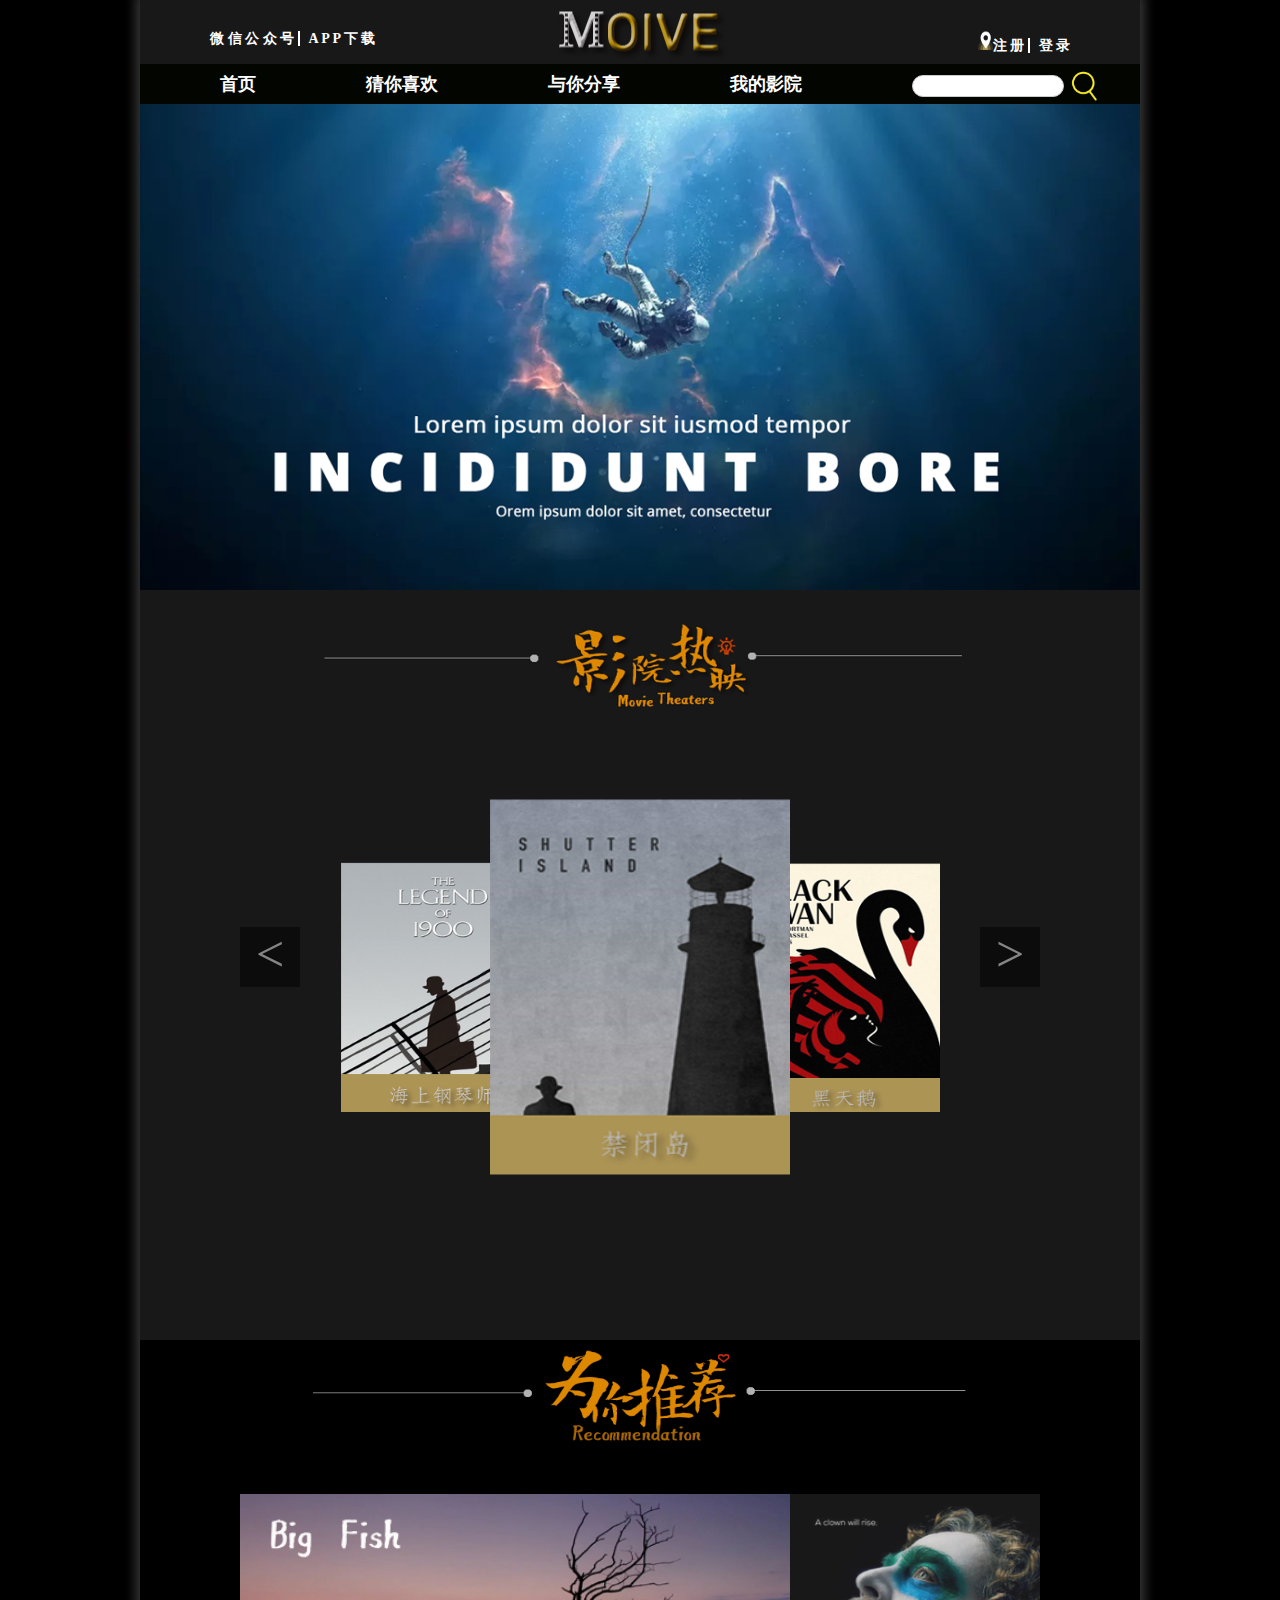
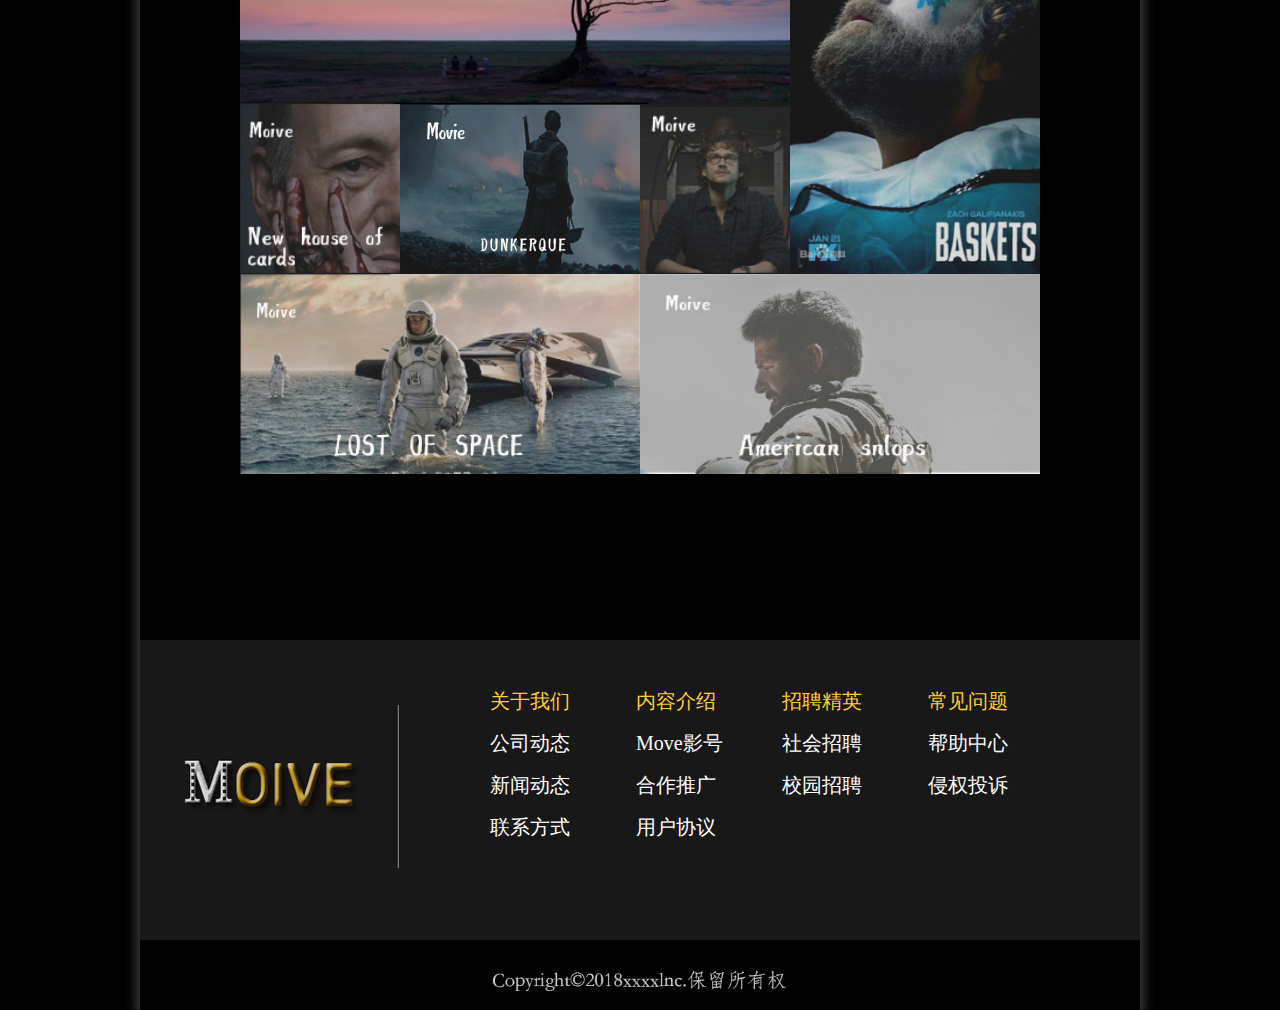
<file: index.html>
<!DOCTYPE html>
<html lang="en">
<head>
	<meta charset="UTF-8">
	<title>Movie</title>
	<link rel="stylesheet" href="css/lunbo1.css" type="text/css">
    	<link rel="stylesheet" href="css/lunbo2.css" type="text/css">
    <link rel="stylesheet" href="css/buju.css" />
	<script type="text/javascript" src="js/lunbo.js"></script>
<!--  <embed src="music/music.mp3" hidden="true" autostart="true" loop="true" style="position:absolute"> 背景音乐-->
</head>
<style>

#lunbo2{
	height: 750px;
	background-color: #181818; /* 第二个轮播图 */
}
#tuijian{
	height: 900px;
	background-color: #000000; /* 推荐部分样式 */
	color:rgba(153,153,153,1);
	text-indent:inherit;
}
#tuijian #biao img{ display:block;} /* 推荐部分的logo样式 */
#tuijian p{ margin:5px;}
.aaa{width:550px; height:210px; position:relative; overflow:hidden}
.bbb{width:550px; height:105px; position:absolute; background:rgba(0,0,0,0.5); bottom:-210px; transition:all .3s linear;}
.aaa:hover .bbb{ bottom:0; } /* 为你推荐部分样式 */

.ccc{width:160px; height:170px; position:relative; overflow:hidden}
.ddd{width:160px; height:85px; position:absolute; background:rgba(0,0,0,0.5); bottom:-170px; transition:all .3s linear;}
.ccc:hover .ddd{ bottom:0; } /* 为你推荐部分样式 */

.hhh{width:250px; height:380px; position:relative; overflow:hidden}
.ggg{width:250px; height:380px; position:absolute;background:rgba(0,0,0,0.5); left:-250px; transition:all .3s linear;}
.hhh:hover .ggg{ left:0; } /* 为你推荐部分样式 */

.rrr{width:240px; height:170px; position:relative; overflow:hidden}
.ttt{width:240px; height:85px; position:absolute; background:rgba(0,0,0,0.5);bottom:-170px; transition:all .3s linear;}
.rrr:hover .ttt{ bottom:0; } /* 为你推荐部分样式 */


.eee{width:400px; height:200px; position:relative; overflow:hidden}
.fff{width:400px; height:150px; position:absolute; background:rgba(0,0,0,0.5); top:-200px; transition:all .3s linear;}
.eee:hover .fff{ top:0; } /* 为你推荐部分样式 */

.zzz{width:150px; height:170px; position:relative; overflow:hidden}
.xxx{width:150px; height:170px; position:absolute; background:rgba(0,0,0,0.5); right:-150px; transition:all .3s linear;}
.zzz:hover .xxx{ right:0; } /* 为你推荐部分样式 */

</style>
<script>

</script>
<center>
<body>
<!--
<div id="donghua" style="padding:0; margin:0;width:100%; height:100%; position:absolute; display:block; z-index:99999"><img src="img/kaiju.jpg" width="100%" height="100%" style="position:relative;">
</div>
<script>
var dh = document.getElementById('donghua');
time5 = setTimeout(function() {
                    dh.style.opacity=0;
					dh.style.zIndex=0;
                }, 2000)
				dh.onclick=function(){
					dh.style.opacity=0;
					dh.style.zIndex=0;
				
					}
</script> 
<!--开场动画，bug待修复-->
<div id="main"><div style="height:90px;">
	<div style="position:fixed; z-index:99; width:1000px; margin:auto">
		<div class="head" >
			<div class="title">
				<div style=" position:absolute; top:30px; left:70px; float:left; ">
   			  <a style="height:20px; border-right:#FFF 2px solid; margin-right:2px; " href="#">微 信 公 众 号 </a>&nbsp;<a href="#"> A P P 下 载</a>
		  		</div>
		  	<div style="position:absolute; top:30px; right:70px; float:right;">
   			<a style=" height:20px;border-right:#FFF 2px solid;margin-right:2px;" href="zc.html"><img src="img/biaodian.png" height="20" width="15">注 册 </a>&nbsp;<a href="dl.html"> 登 录</a>
    	</div>
    	<div style="clear:both"></div>
	</div>
<div class="menu">
		<ul>
   		  <li>
       	  <a href="index.html">首页</a>
          </li>
       	  <li><a href="tuijian.html">猜你喜欢</a>
                    		<ul>
                	<li><a href="tuijian.html">分类推荐</a></li>
                    <li><a href="#">最新上映</a></li>
                    <li><a href="#">影院大片</a></li>

                </ul>
          </li>
       	  <li><a href="yingping.html">与你分享</a>
                              	<ul>
                	<li><a href="yingping.html">热门影评</a></li>
                    <li><a href="#">影视论坛</a></li>
                    <li><a href="#">大咖聚集</a></li>
                </ul>
          </li>
       	 <li><a href="shipin.html">我的影院</a>
         </li>
       	 <li><input type="text" style="margin-top:10px; display:inline; width:150px; height:20px; border:1px solid #CCC; border-radius:30px">
   	      <a href="#"><img src="img/sousuo.png" width="32" height="32" style="vertical-align:middle"></a></li>
    	</ul></div> 
    </div>
</div></div>  <!--  导航栏 --> 

  <div id="lunbo1">
      <div id="list" style="left: -1000px;">
           <img src="img/444.png" alt="4" />
           <img src="img/111.png" alt="1" />
           <img src="img/222.png" alt="2" />
           <img src="img/333.png" alt="3" />
           <img src="img/444.png" alt="4" />
           <img src="img/555.png" alt="5" />
           <img src="img/111.png" alt="1" />
      </div>
        <a href="javascript:;" id="prev" class="arrow">&lt;</a>
        <a href="javascript:;" id="next" class="arrow">&gt;</a>
   </div> <!-- 第一个轮播图 -->
    
    <div id="lunbo2"><div><br>
<img src="img/alogo.png" width="700" height="130"></div>
    <div class="">
 <div class="box2">
 <a href="tuijian.html"><img class="front" src="img/a11.png" alt="PIC"></a>
 <a href="tuijian.html"><img class="back" src="img/a22.png" alt="PIC"></a>
 <a href="tuijian.html"><img class="active" src="img/a44.png" alt="PIC"></a>
 <div class="btns2">
 <span class="btn2"><</span>
 <span class="btn2">></span>
 </div>
 </div>
 </div>
    
    </div> <!-- 第二个轮播图 -->
    
 <div id="tuijian">
 	<div>
 <img src="img/blogo.png" width="700" height="120"> <!-- 推荐部分logo -->
</div>


		<div id="biao" style="margin-top:30px;">
	<table border="0" cellpadding="0" cellspacing="0">
	<tr>
    	<th colspan=3>
    	<div class="aaa">
    		<div style="top; position:absolute;">
    		<a href="shipin.html"><img src="img/001.png" width="550" height="210"></a>
   			 </div>
   	 	<div  class="bbb">
        <br />
        <br />Big fish ：<br>
 《大鱼》是一部2003年出品的美国奇幻片，故事改编自丹尼尔·华勒斯（Daniel Wallace）于1998年出版的《大鱼老爸》（Big Fish）改编而成。电影以孩子的口吻来叙述其爸爸传奇的一生。
        </div> <!-- 隐藏部分的内容  -->
   	</div>
    </th>
    
    <th rowspan=2>
    <div class="hhh">
   <div style="left:0; position:absolute;"> <a href="shipin.html"><img src="img/002.png" width="250" height="380"></a> </div>
   <div class="ggg"><br /><br /><br /><br /><br /><br /><p>New cards of house：<br>
 该剧讲述一个冷血无情的美国国会议员及与他同样野心勃勃的妻子在华盛顿白宫中运作权力的故事。</p></div>
    </th>
    
  </tr>
  <tr>
    <td>
    <div class="ccc">
    <div style="top:0; position:absolute;"><a href="shipin.html"><img src="img/003.png" width="160" height="170"></a></div>
    <div class="ddd"><p><br />Hannibal：<br>
该片是《沉默的羔羊》的续集，8年前FBI女干探史达琳曾在监狱拜访过一位神秘的高智商的食人魔变态心理医生汉尼拔。</p></div>
    </td>
    
    
    <td>
    <div class="rrr">
    <div style="bottom:0; position:absolute"><a href="shipin.html"><img src="img/004.png" width="240" height="170"></a></div>
    <div class="ttt"><p><br />DUNKERQUE: 该片改编自二战历史事件“敦刻尔克大撤退”，当时40万英法联军被敌军包围在敦刻尔克的海滩上，面对敌军步步逼近的绝境，他们不得不为自己的命运背水一战。</p></div>
    </div>
    </td>
    
    
     <td>
     <div class="zzz">
     <div style="right:0; position:absolute"><img src="img/005.png" width="150" height="170"></div>
     <div class="xxx"><br />Baskets：<br>
该剧讲述一名梦想成为法国古典派小丑的男子，在法国小丑学院求学失败后，回到老家加州继续追求梦想的故事。</div></p>
     </div>
     </td>

  </tr>
     <th colspan=2>
     <div class="eee">
     <div style="top:0; position:absolute;"><img src="img/006.png" width="400" height="200"></div>
     <div class="fff"><br /><br /><br />Lost of space：<br>
《星际穿越》主要讲述了一队探险家利用他们针对虫洞的新发现，超越人类对于太空旅行的极限，从而开始在广袤的宇宙中进行星际航行的故事。</div>
     </div>
     </th>

    <th colspan=2>
    <div class="eee">
    <div style="top:0; position:absolute;"><img src="img/007.png" width="400" height="200"></div>
    <div class="fff"><br /><br /><br />American snlops：<br>
影片是根据美国著名狙击手自传《美国狙击手》改编，讲述这位海豹突击队神枪手的传奇故事</div>
    </div>
    </th>

  <tr>
  </tr>
	</table> <!-- 为你推荐部分，使用表格制作 -->

</div>
    </div> 
    
    <div id="gonggao">
    <div style="float:left; margin-top:65px;">
    <img src="img/xlogo.png" width="259" height="163">
    </div>
<ul id="menhu">
  <li class="m12"> 
        <p><a href="#" class="yellow">关于我们</a></p>
        <p><a href="#">公司动态</a></p>
        <p><a href="#">新闻动态</a></p>
        <p><a href="#">联系方式</a></p>
    </li> 
    <li class="m12"> 
        <p><a href="#" class="yellow">内容介绍</a></p>
        <p><a href="#">Move影号</a></p>
        <p><a href="#">合作推广</a></p>
        <p><a href="#">用户协议</a></p>
    </li> 
    <li class="m12"> 

        <p><a href="#" class="yellow">招聘精英</a></p>
        <p><a href="#">社会招聘</a></p>
        <p><a href="#">校园招聘</a></p>
    </li> 
    <li class="m12"> 

        <p><a href="#" class="yellow">常见问题</a></p>
        <p><a href="#">帮助中心</a></p>
        <p><a href="#">侵权投诉</a></p>
    </li> 

</ul> 
    </div> <!-- 底部公告部分 -->
    
 <div id="foot"><img src="img/wenzi.png" width="323" height="42" style="bottom:10px;"></div> <!-- 最底部 -->
 
 
</div>
</body>
</center>
</html>
</file>
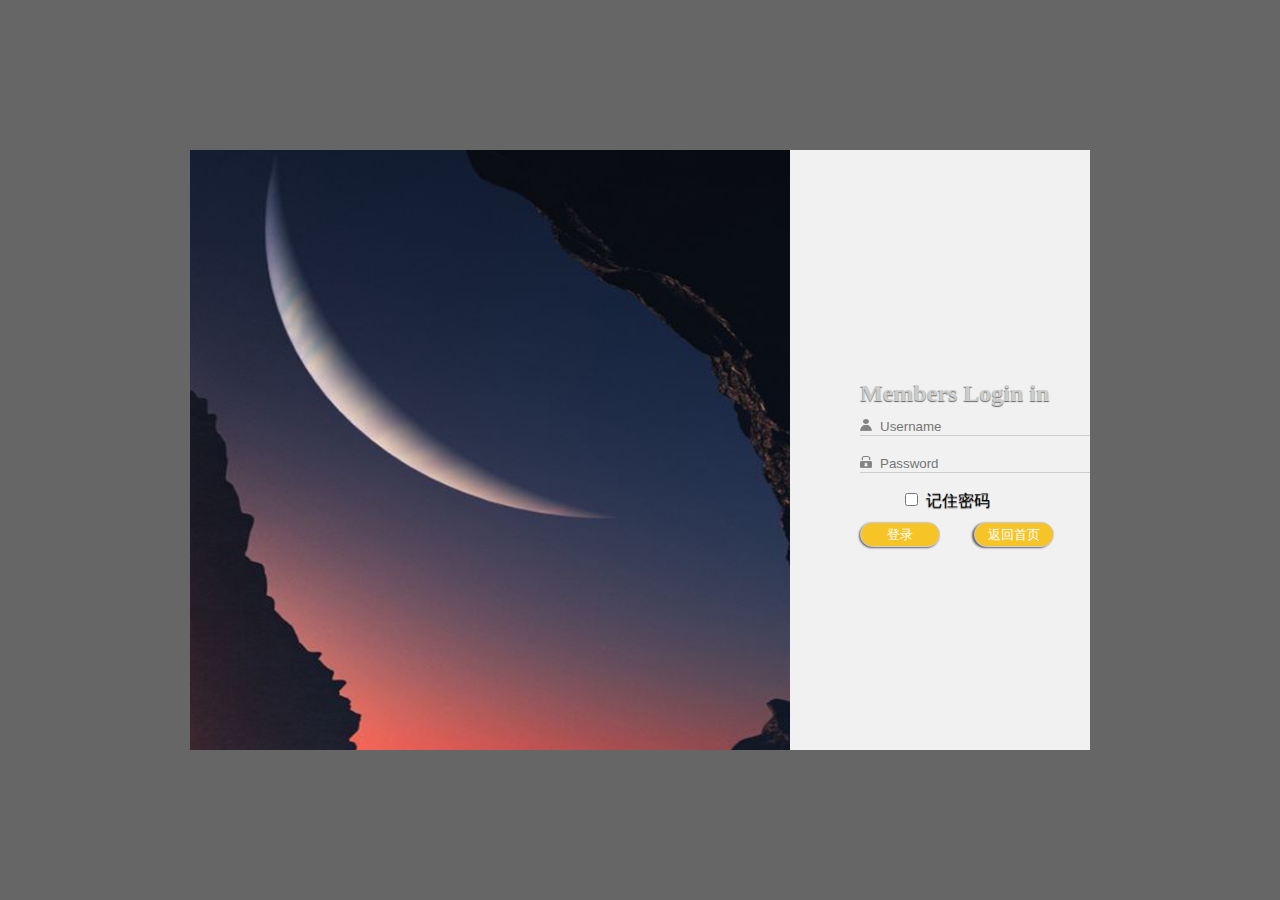
<file: dl.html>
<!DOCTYPE html PUBLIC "-//W3C//DTD XHTML 1.0 Transitional//EN" "http://www.w3.org/TR/xhtml1/DTD/xhtml1-transitional.dtd">
<html xmlns="http://www.w3.org/1999/xhtml">
<head>
<meta http-equiv="Content-Type" content="text/html; charset=utf-8" />
<title>登陆页面</title>
<style>
*{ margin:0;
   padding:0;
}
#denglu{	 
	width:900px;
    height:600px;
	background:rgba(255,255,255,0.7);
    position:absolute;
    left:0;
    top: 0;
    bottom: 0;
    right: 0;
    margin: auto;
}
.lg{ width:600px; height:600px; float:left; background:#030; }
.bd{ width:300px; height:600px; float:right; background:rgba(255,255,255,0.7); text-shadow:#666 0 1px 1px; }

#bd-left,#bd-right{
	
	margin-left:70px;
	}
</style>
</head>

<body style=" background:#666">
<div id="denglu">
<div style="position:relative; width:900px; height:600px;">
<div class="lg">
  <img src="img/dl.png" width="600"height="600" /></div>
<div class="bd">
<div id="bd-left" style="margin-top:230px;"><p style="font-size:24px; font-weight:bolder; color:#CCC">Members Login in</p>
</div>
<div id="bd-right" style="padding-top:10px">
<p><img src="img/zh.png" height="12" width="12" style="opacity:0.75" />&nbsp;&nbsp;<input  type="text" placeholder="Username" style="border:0; background:transparent;" /></p>
<hr color="#cccccc" size="1" /><br />

<p><img src="img/zc.png" height="12" width="12" style="opacity:0.75" />&nbsp;&nbsp;<input type="password" placeholder="Password" style="border:0; background:transparent;"/></p>
<hr color="#CCCCCC" size="1" />
<br />
<span style="margin-left:45px;"><input type="checkbox">&nbsp;&nbsp;记住密码<br/>
<button type="button" style=" background-color:#f6c427;  border-radius:15px; border:1px solid #CCC; width:80px; height:25px; box-shadow:#666 -1px 1px 2px; margin-top:10px;"><a href="" style="text-decoration:none; color:#fff">登录</a></button>
</span>
<span style="margin-left:30px;">
<button type="button" style=" background-color:#f6c427; border-radius:15px; border:1px solid #CCC; width:80px; height:25px; box-shadow:#666 -2px 1px 2px; margin-top:10px;"><a href="index.html" style="text-decoration:none; color:#FFF">返回首页</a></button>
</span>
</div>
</div>

</div>
</div>
</body>
</html>
</file>
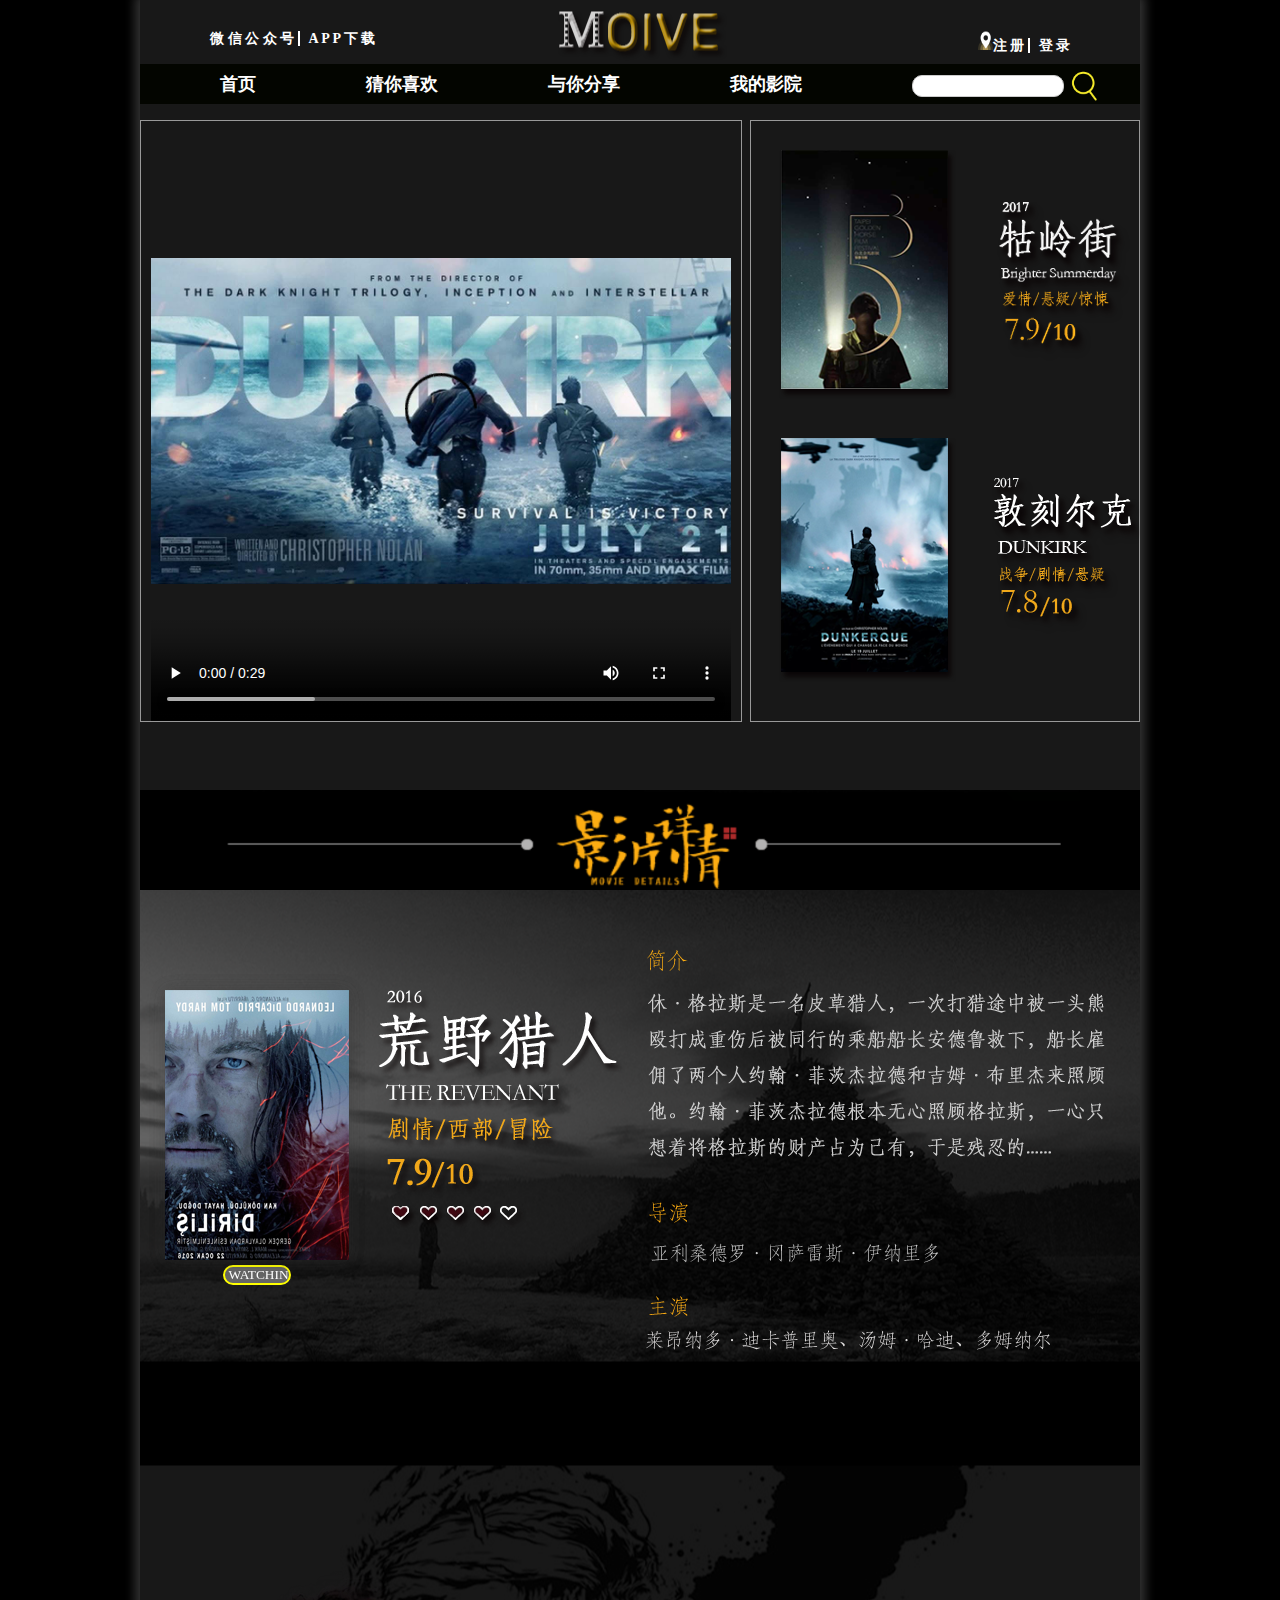
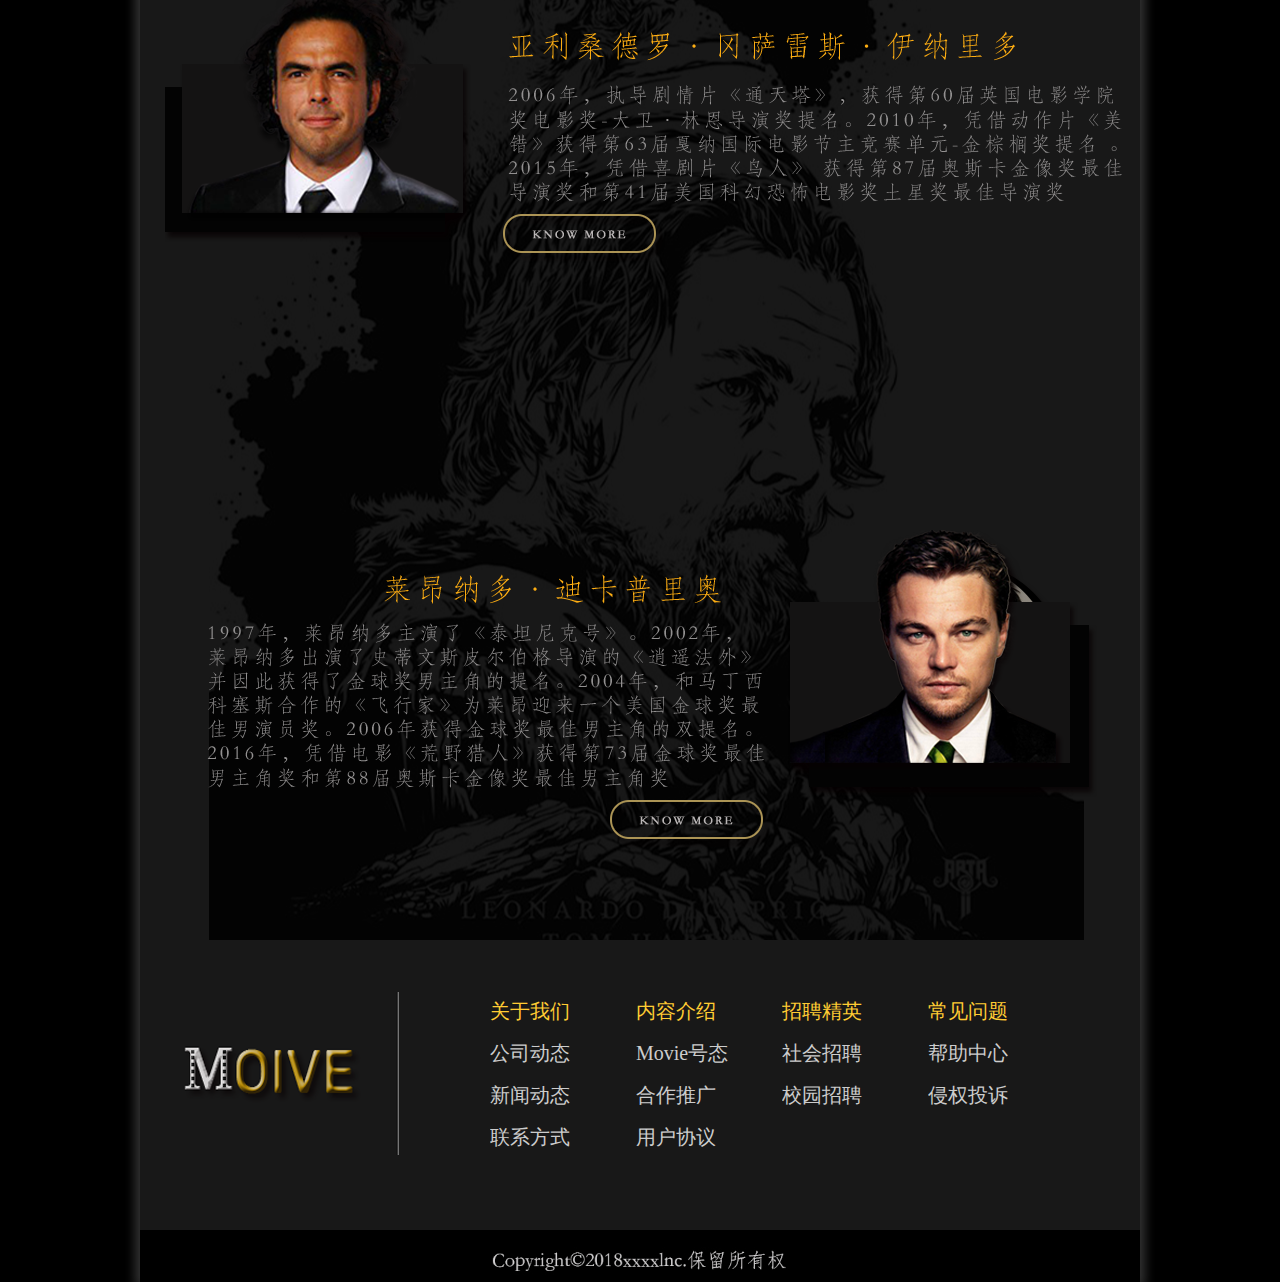
<file: shipin.html>
<!DOCTYPE html PUBLIC "-//W3C//DTD XHTML 1.0 Transitional//EN" "http://www.w3.org/TR/xhtml1/DTD/xhtml1-transitional.dtd">
<html xmlns="http://www.w3.org/1999/xhtml">
<head>
<meta http-equiv="Content-Type" content="text/html; charset=utf-8" />
<link rel="stylesheet" href="css/buju.css" />
<link rel="stylesheet" href="css/classifcation.css" />
<title>影视天堂</title>
<style>
.mymovie{ width:1000px; height:700px; background:#181818; overflow:hidden;}
#vl{ width:600px; height:600px;  float:left; margin-top:30px; border:1px solid #999;}
#vr{ width:388px; height:600px; float:right; margin-top:30px; border:1px solid #999}

</style>
</head>
<center>
<body>
<div id="main"><div style="height:90px;">
	<div style="position:fixed; z-index:99; width:1000px; margin:auto">
		<div class="head" >
			<div class="title">
				<div style=" position:absolute; top:30px; left:70px; float:left; ">
   			  <a style="height:20px; border-right:#FFF 2px solid; margin-right:2px; " href="#">微 信 公 众 号 </a>&nbsp;<a href="#"> A P P 下 载</a>
		  		</div>
		  	<div style="position:absolute; top:30px; right:70px; float:right; ">
   			<a style=" height:20px;border-right:#FFF 2px solid;margin-right:2px" href="zc.html"><img src="img/biaodian.png" height="20" width="15"">注 册 </a>&nbsp;<a href="dl.html"> 登 录</a>
    	</div>
    	<div style="clear:both"></div>
	</div>
<div class="menu">
		<ul>
   		  <li>
       	  <a href="index.html">首页</a>
          </li>
       	  <li><a href="tuijian.html">猜你喜欢</a>
                    		<ul>
                	<li><a href="tuijian.html">分类推荐</a></li>
                    <li><a href="#">最新上映</a></li>
                    <li><a href="#">影院大片</a></li>

                </ul>
          </li>
       	  <li><a href="yingping.html">与你分享</a>
                              	<ul>
                	<li><a href="yingping.html">热门影评</a></li>
                    <li><a href="#">影视论坛</a></li>
                    <li><a href="#">大咖聚集</a></li>
                </ul>
          </li>
       	 <li><a href="#">我的影院</a>
         </li>
       	 <li><input type="text" style="margin-top:10px; display:inline; width:150px; height:20px;border-radius:10px; border:1px solid #CCC">
   	      <a href="#"><img src="img/sousuo.png" width="32" height="32" style="vertical-align:middle"></a></li>
    	</ul></div> 
    </div>
</div>  <!--  导航栏 --> 
  </div>  
    
    <div class="mymovie">
    	<div id="vl">
    		<video id="kk3" align="center" poster="img/dkek.jpg" src="music/dance.mp4" controls="controls" width="580" height="600">

			</video>
    	</div>
    <div id="vr">
    	<div style="width:440px; height:270px; margin-top:15px;" id="kk1"><img src="img/jianjie1.png" width="440" height="270" /></div>
       	<div style="width:440px; height:270px; margin-top:18px;" id="kk2"><img src="img/jianjie2.png" width="440" height="270" /></div>
    </div>
     <div style="clear:both"></div>
     
     </div>

  
       <script>
	   var video=document.getElementById('kk3');
       var kk1=document.getElementById('kk1');
	   var kk2=document.getElementById('kk2');
	    kk1.onclick=function(){
		   video.src="music/adver.mp4";
		   video.poster="img/glj.jpg";
		   }
		kk2.onclick=function(){
		   video.src="music/dance.mp4";
		    video.poster="img/dkek.jpg";
		   }
       </script>
       
       <!--视频播放-->
 <div style="width:1000px; height:100px;"><img src="img/clogo.png" width="880" height="120"></div> <!-- 推荐部分logo -->
 
   <div id="recommend">  
        <div class="rel">
            <div class="re-item">
            	<div class="re-item-front"></div>
            	<div class="re-item-back"></div>
            <input type="submit" value=" WATCHIN" style="color:#FFF; border-radius:10px; background:#666; border:#FF0 2px solid; margin-top:5px;" />
       		</div>
              <div class="relcen">
              	<img src="img/rel1-2.png" />
              </div>
              <div class="relright">
              	<img src="img/rel1-3.png" />
              </div>
            <div style="clear:both"></div>
   		</div>
        <div class="rel" >
              	<img src="img/rel2.png" style="margin-top:80px;" />
            <div style="clear:both"></div>
   		</div>
        <div class="rel" >
              	<img src="img/rel3.png" style="margin-top:80px;" />
            <div style="clear:both"></div>
   		</div>
</div>
    

    
    
<div id="gonggao">
    	<div style="float:left; margin-top:52px;">
    		<img src="img/xlogo.png" width="259" height="163">
    	</div>
		<ul id="menhu">
  			<li class="m12"> 
        		<p><a href="#" class="yellow">关于我们</a></p>
        		<p><a href="#">公司动态</a></p>
       			 <p><a href="#">新闻动态</a></p>
       			 <p><a href="#">联系方式</a></p>
   		 	</li> 
    		<li class="m12"> 
        		<p><a href="#" class="yellow">内容介绍</a></p>
        		<p><a href="#">Movie号态</a></p>
        		<p><a href="#">合作推广</a></p>
        		<p><a href="#">用户协议</a></p>
    		</li> 
            <li class="m12"> 
        
                <p><a href="#" class="yellow">招聘精英</a></p>
                <p><a href="#">社会招聘</a></p>
                <p><a href="#">校园招聘</a></p>
            </li> 
            <li class="m12"> 
        
                <p><a href="#" class="yellow">常见问题</a></p>
                <p><a href="#">帮助中心</a></p>
                <p><a href="#">侵权投诉</a></p>
            </li> 
        </ul> 
</div>
   <div> <img src="img/wenzi.png" width="323" height="42" style="bottom:10px;">	
</div>
</body>
</center>
</html>
</file>
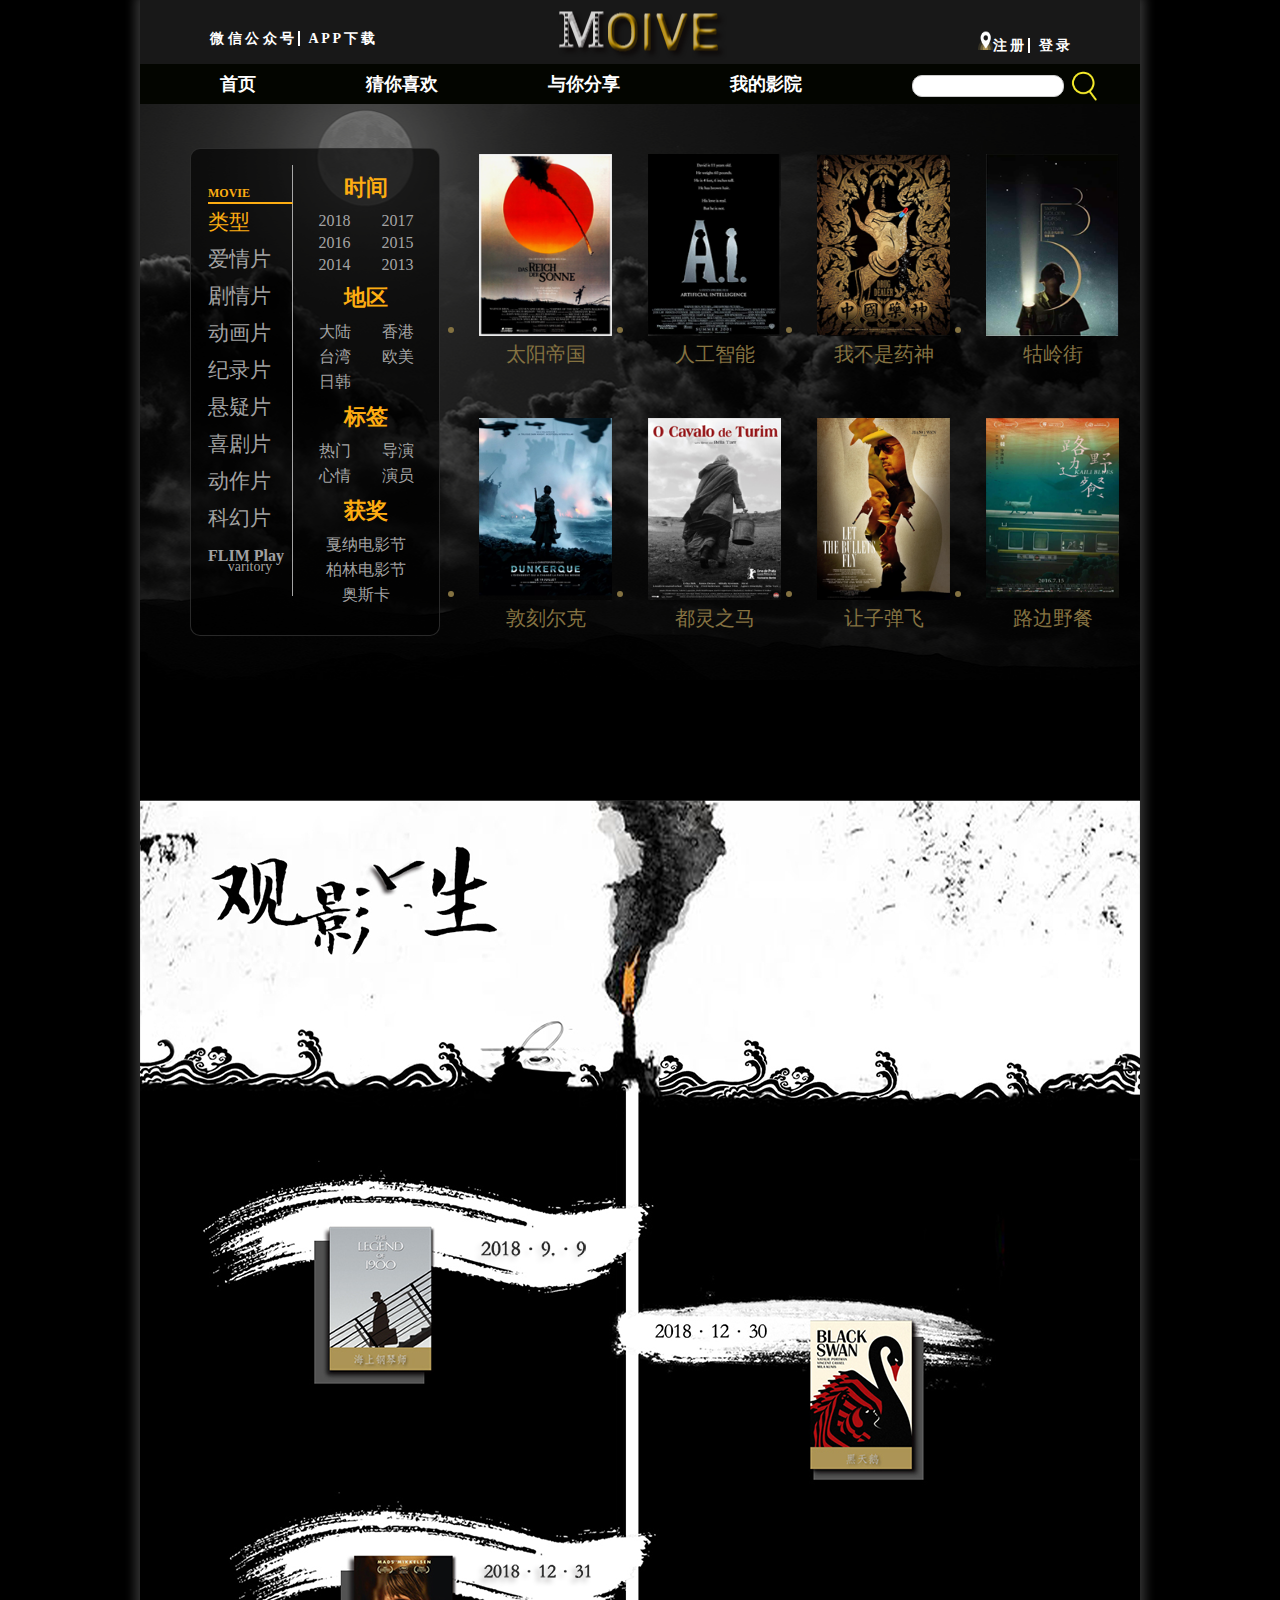
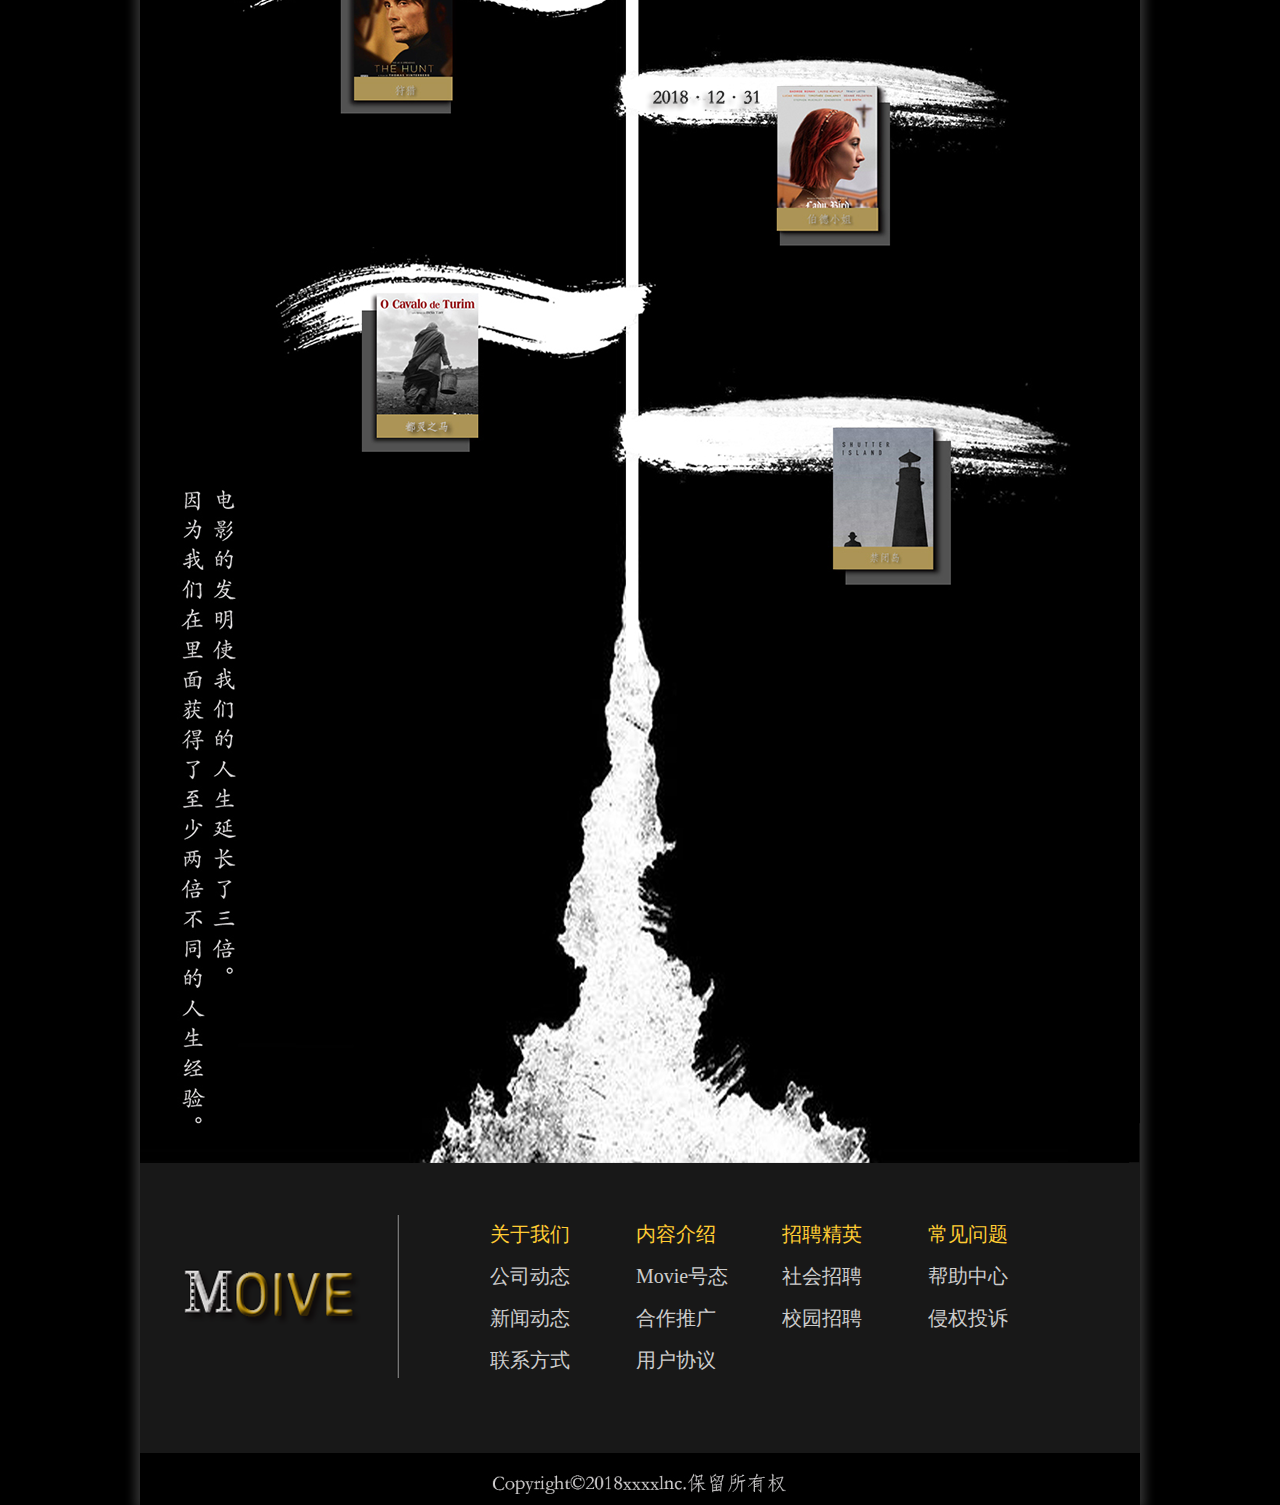
<file: tuijian.html>
<!DOCTYPE html PUBLIC "-//W3C//DTD XHTML 1.0 Transitional//EN" "http://www.w3.org/TR/xhtml1/DTD/xhtml1-transitional.dtd">
<html xmlns="http://www.w3.org/1999/xhtml">
<head>
<meta http-equiv="Content-Type" content="text/html; charset=utf-8" />
<title>分类推荐</title>

<link rel="stylesheet" href="css/buju.css" />
<link rel="stylesheet" href="css/classifcation.css" />
<style>
#guiji{ width:1000px; height:1963px; background:url(img/guiji.png) no-repeat center;}
</style>
</head>
<center>
<body>
<div id="main">
	<div style="position:fixed; z-index:99; width:1000px; margin:auto">
		<div class="head" >
			<div class="title">
				<div style=" position:absolute; top:30px; left:70px; float:left; ">
   			  <a style="height:20px; border-right:#FFF 2px solid; margin-right:2px; " href="#">微 信 公 众 号 </a>&nbsp;<a href="#"> A P P 下 载</a>
		  		</div>
		  	<div style="position:absolute; top:30px; right:70px; float:right; ">
   			<a style=" height:20px;border-right:#FFF 2px solid;margin-right:2px" href="zc.html"><img src="img/biaodian.png" height="20" width="15"">注 册 </a>&nbsp;<a href="dl.html"> 登 录</a>
    	</div>
    	<div style="clear:both"></div>
	</div>
<div class="menu">
		<ul>
   		  <li>
       	  <a href="index.html">首页</a>
          </li>
       	  <li><a href="tuijian.html">猜你喜欢</a>
                    		<ul>
                	<li><a href="tuijian.html">分类推荐</a></li>
                    <li><a href="#">最新上映</a></li>
                    <li><a href="#">影院大片</a></li>

                </ul>
          </li>
       	  <li><a href="yingping.html">与你分享</a>
                              	<ul>
                	<li><a href="yingping.html">热门影评</a></li>
                    <li><a href="#">影视论坛</a></li>
                    <li><a href="#">大咖聚集</a></li>
                </ul>
          </li>
       	 <li><a href="shipin.html">我的影院</a>
         </li>
       	 <li><input type="text" style="margin-top:10px; display:inline; width:150px; height:20px;border-radius:10px; border:1px solid #CCC">
   	      <a href="#"><img src="img/sousuo.png" width="32" height="32" style="vertical-align:middle"></a></li>
    	</ul></div> 
    </div>
</div>  <!--  导航栏 -->  


				<!-- class推荐  -->
<div id="classMovie">
	<div id="munu">
    	<div id="div">
       	  <div id="mur">
                <ul>
                    <li style="font-size:12px; color:#fdad12; border-bottom:#fdad12 2px solid; line-height:56px; font-weight:bolder;">  MOVIE</li>
                    <li style=" color:#fdad12;">类型</li>
                    <li>爱情片</li>
                    <li>剧情片</li>
                    <li>动画片</li>
                    <li>纪录片</li>
                    <li>悬疑片</li>
                    <li>喜剧片</li>
                    <li>动作片</li>
                    <li>科幻片</li>
                    <li style="font-size:16px;font-weight:bolder; height:22px">FLIM Play</li>
                    <li  style="font-size:14px; line-height:16px; text-align:center ">varitory</li>
                </ul>
            </div>
            <center>
              <table width="130" border="0" cellspacing="4" cellpadding="0" align="center" style=" margin-top:15px; text-align:center" >
                  <tr>
                    <td height="40" colspan="2" style="color:#fdad12;font-size:22px; font-weight:bold;">时间</td>
                  </tr>
                  <tr>
                    <td>2018</td>
                    <td>2017</td>
                  </tr>
                  <tr>
                    <td>2016</td>
                    <td>2015</td>
                  </tr>
                  <tr>
                    <td>2014</td>
                    <td>2013</td>
                  </tr>
                  <tr>
                    <td height="40" colspan="2"  style=" color:#fdad12;font-size:22px; font-weight:bold;">地区</td>
                  </tr>
                  <tr>
                    <td>大陆</td>
                    <td>香港</td>
                  </tr>
                  <tr>
                    <td>台湾</td>
                    <td>欧美</td>
                  </tr>
                  <tr>
                    <td>日韩</td>
                    <td>&nbsp;</td>
                  </tr>
                  <tr>
                    <td height="40" colspan="2"  style=" color:#fdad12;font-size:22px; font-weight:bold;">标签</td>
                  </tr>
                  <tr>
                    <td>热门</td>
                    <td>导演</td>
                  </tr>
                  <tr>
                    <td>心情</td>
                    <td>演员</td>
                  </tr>
                  <tr>
                    <td colspan="2" height="40"  style=" color:#fdad12;font-size:22px; font-weight:bold;">获奖</td>
                  </tr>
                  <tr>
                    <td colspan="2">戛纳电影节</td>
                  </tr>
                  <tr>
                    <td colspan="2">柏林电影节</td>
                  </tr>
                  <tr>
                    <td  colspan="2">奥斯卡</td>
                  </tr>
              </table>
              </center>
    	</div>
    </div>
    <div id="muright">
    	<ul>
        	<li><img src="img/1.png" width="133" height="182"/><br /><span>太阳帝国</span></li>
            <li><img src="img/2.png" width="133" height="182"/><br />人工智能</li>
            <li><img src="img/3.jpg" width="133" height="182"/><br />我不是药神</li>
            <li><img src="img/4.png" width="133" height="182"/><br />牯岭街</li>
            <div style="clear:both"></div>
        </ul>
        <ul>
            <li><img src="img/5.png" width="133" height="182"/><br />敦刻尔克</li>
            <li><img src="img/6.png" width="133" height="182"/><br />都灵之马</li>
            <li><img src="img/7.png" width="133" height="182"/><br />让子弹飞</li>
            <li><img src="img/8.png" width="133" height="182"/><br />路边野餐</li>
        </ul>
    	
    </div>
    <div style="position:absolute; bottom:0; z-index:9; background:#000; height:120px; width:1000px;"></div>
</div>
                                                <!--   影片推荐  -->
<div id="guiji"></div>


      											<!--页尾-->
    <div id="gonggao">
    	<div style="float:left; margin-top:52px;">
    		<img src="img/xlogo.png" width="259" height="163">
    	</div>
		<ul id="menhu">
  			<li class="m12"> 
        		<p><a href="#" class="yellow">关于我们</a></p>
        		<p><a href="#">公司动态</a></p>
       			 <p><a href="#">新闻动态</a></p>
       			 <p><a href="#">联系方式</a></p>
   		 	</li> 
    		<li class="m12"> 
        		<p><a href="#" class="yellow">内容介绍</a></p>
        		<p><a href="#">Movie号态</a></p>
        		<p><a href="#">合作推广</a></p>
        		<p><a href="#">用户协议</a></p>
    		</li> 
            <li class="m12"> 
        
                <p><a href="#" class="yellow">招聘精英</a></p>
                <p><a href="#">社会招聘</a></p>
                <p><a href="#">校园招聘</a></p>
            </li> 
            <li class="m12"> 
        
                <p><a href="#" class="yellow">常见问题</a></p>
                <p><a href="#">帮助中心</a></p>
                <p><a href="#">侵权投诉</a></p>
            </li> 
        </ul> 
</div>
    <img src="img/wenzi.png" width="323" height="42" style="bottom:10px;">
</div>
</body>
</center>
</html>
</file>
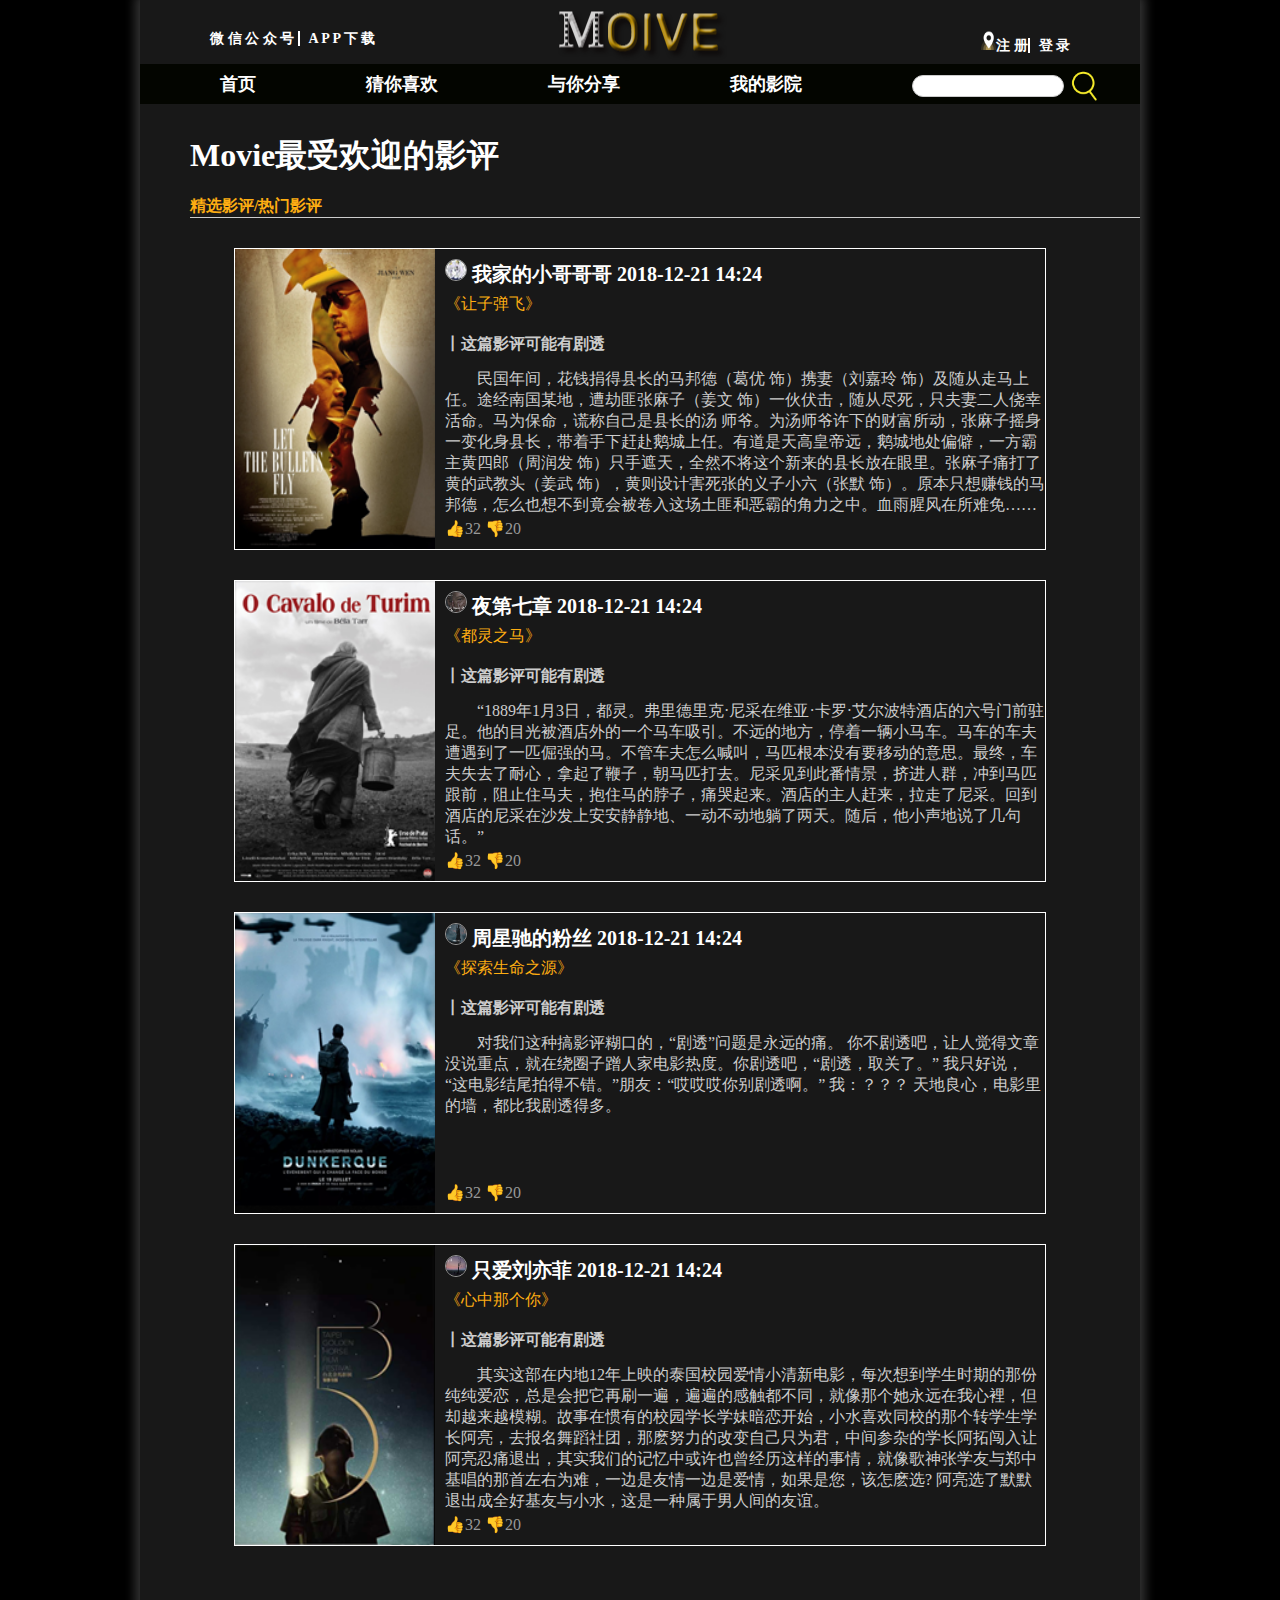
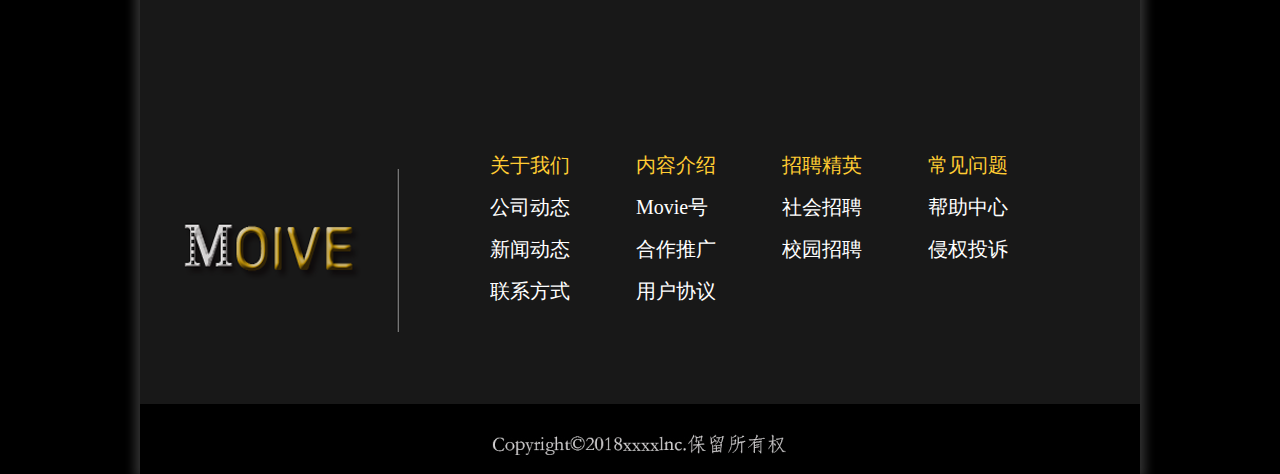
<file: yingping.html>
<!DOCTYPE html PUBLIC "-//W3C//DTD XHTML 1.0 Transitional//EN" "http://www.w3.org/TR/xhtml1/DTD/xhtml1-transitional.dtd">
<html xmlns="http://www.w3.org/1999/xhtml">
<head>
<meta http-equiv="Content-Type" content="text/html; charset=utf-8" />
<link rel="stylesheet" href="css/buju.css" />
<title>热门影评</title>
<style>
#yingping{ width:1000px; height:1600px; background:#181818; margin:0; position:relative; overflow:hidden;}
#yingping .tp{ width:200px; height:300px; float:left;}
#yingping .wz{ width:600px; height:300px;  float:right;}
.content .idd{ width:600px; height:30px; ; margin-top:10px; font-size:20px; font-weight:bold;}
.content .dd{ width:600px; height:30px;  margin-top:5px;}
.dd a{ color:#9F0}
.content .js{ width:600px; height:25px;  margin-top:10px; color:#CCC; font-weight:bolder;}
.content .yp{ width:600px; height:140px; margin-top:10px; color:#CCC; text-indent:2em; text-align:start; font-size:16px;}
.content .jw{ width:600px; height:20px;  margin-top:10px; color:#999;}
</style>
</head>
<center>
<body>

<div id="main">
	<div class="head">
		<div class="title">
			<div style=" position:absolute; top:30px; left:70px; float:left; ">
   			  <a style="height:20px; border-right:#FFF 2px solid; margin-right:2px; " href="#">微 信 公 众 号 </a>&nbsp;<a href="#"> A P P 下 载</a>
		  </div>   <!-- 最顶部左边 -->
		  <div style="position:absolute; top:30px; right:70px; float:right; ">
   			<a style=" height:20px;border-right:#FFF 2px solid;margin-right:2px" href="zc.html"><img src="img/biaodian.png" height="20" width="15">注 册</a>&nbsp;<a href="dl.html"> 登 录</a>
    	</div> <!-- 最顶部右边 -->
    <div style="clear:both"></div>
	</div>
	<div class="menu">
		<ul>
   		  <li>
       	  <a href="index.html">首页</a>
          </li>
       	  <li><a href="tuijian.html">猜你喜欢</a>
                    		<ul>
                	<li><a href="tuijian.html">分类推荐</a></li>
                    <li><a href="#">最新上映</a></li>
                    <li><a href="#">影院大片</a></li>

                </ul>
          </li>
       	  <li><a href="yingping.html">与你分享</a>
                              	<ul>
                	<li><a href="yingping.html">热门影评</a></li>
                    <li><a href="#">影视论坛</a></li>
                    <li><a href="#">大咖聚集</a></li>
                </ul>
          </li>
       	 <li><a href="shipin.html">我的影院</a>
         </li>
       	 <li><input type="text" style="margin-top:10px; display:inline; width:150px; height:20px;border:1px solid #CCC; border-radius:30px">
   	      <a href="#"><img src="img/sousuo.png" width="32" height="32" style="vertical-align:middle"></a></li>
    	</ul>
	</div> 
</div>  <!--  导航栏 -->    
  <div id="yingping">
  <div style=" position:relative; margin-top:30px; left:50px; border-bottom:1px solid #CCC">
  <h1 align="left">Movie最受欢迎的影评</h1>
  <br />
  <h4 align="left" style="color:#fdad12">精选影评/热门影评</h4>

  </div>
  
  <div class="content" style="width:810px; height:300px; margin-top:30px; text-align:left; border:1px solid #FFF;">
  <div class="tp"><img src="img/7.png" width="200" height="300" /></div>
  <div class="wz">
  <div class="idd"><img src="img/yy1.jpg" width="20" height="20" style="border-radius:20px; border:1px solid #999;"/>  我家的小哥哥哥     2018-12-21 14:24</div>
  <div class="dd"><a href="shiping.html" style="color:#fdad12">《让子弹飞》</a></div>
  <div class="js">丨这篇影评可能有剧透</div>
  <div class="yp"><p>民国年间，花钱捐得县长的马邦德（葛优 饰）携妻（刘嘉玲 饰）及随从走马上任。途经南国某地，遭劫匪张麻子（姜文 饰）一伙伏击，随从尽死，只夫妻二人侥幸活命。马为保命，谎称自己是县长的汤 师爷。为汤师爷许下的财富所动，张麻子摇身一变化身县长，带着手下赶赴鹅城上任。有道是天高皇帝远，鹅城地处偏僻，一方霸主黄四郎（周润发 饰）只手遮天，全然不将这个新来的县长放在眼里。张麻子痛打了黄的武教头（姜武 饰），黄则设计害死张的义子小六（张默 饰）。原本只想赚钱的马邦德，怎么也想不到竟会被卷入这场土匪和恶霸的角力之中。血雨腥风在所难免……  </p></div>
  <div class="jw">👍32 👎20 </div>
  
  </div>
</div>
 <div class="content" style="width:810px; height:300px;  margin-top:30px; text-align:left; border:1px solid #FFF">
  <div class="tp"><img src="img/6.png" width="200" height="300" /></div>
  <div class="wz">
  <div class="idd"><img src="img/003.png" width="20" height="20"  vertical-align:middle  style="border-radius:20px; border:1px solid #999;" />     夜第七章     2018-12-21 14:24</div>
  <div class="dd"><a href="shipin.html" style="color:#fdad12">《都灵之马》</a></div>
  <div class="js">丨这篇影评可能有剧透</div>
  <div class="yp">“1889年1月3日，都灵。弗里德里克·尼采在维亚·卡罗·艾尔波特酒店的六号门前驻足。他的目光被酒店外的一个马车吸引。不远的地方，停着一辆小马车。马车的车夫遭遇到了一匹倔强的马。不管车夫怎么喊叫，马匹根本没有要移动的意思。最终，车夫失去了耐心，拿起了鞭子，朝马匹打去。尼采见到此番情景，挤进人群，冲到马匹跟前，阻止住马夫，抱住马的脖子，痛哭起来。酒店的主人赶来，拉走了尼采。回到酒店的尼采在沙发上安安静静地、一动不动地躺了两天。随后，他小声地说了几句话。”  </div>
  <div class="jw">👍32 👎20 </div>
  
  </div>
</div>
 <div class="content" style="width:810px; height:300px; margin-top:30px; text-align:left; border:1px solid #FFF">
  <div class="tp"><img src="img/5.png" width="200" height="300" /></div>
  <div class="wz">
  <div class="idd"><img src="img/004.png" width="20" height="20"  vertical-align:middle  style="border-radius:20px; border:1px solid #999;" />     周星驰的粉丝     2018-12-21 14:24</div>
  <div class="dd"><a href="shipin.html" style="color:#fdad12">《探索生命之源》</a></div>
  <div class="js">丨这篇影评可能有剧透</div>
  <div class="yp">对我们这种搞影评糊口的，“剧透”问题是永远的痛。 你不剧透吧，让人觉得文章没说重点，就在绕圈子蹭人家电影热度。你剧透吧，“剧透，取关了。” 我只好说，“这电影结尾拍得不错。”朋友：“哎哎哎你别剧透啊。” 我：？？？ 天地良心，电影里的墙，都比我剧透得多。 </div>
  <div class="jw">👍32 👎20 </div>
  
  </div>
</div>
 <div class="content" style="width:810px; height:300px;  margin-top:30px; text-align:left; border:1px solid #FFF">
  <div class="tp"><img src="img/4.png" width="200" height="300" /></div>
  <div class="wz">
  <div class="idd"><img src="img/001.png" width="20" height="20"  vertical-align:middle   style="border-radius:20px; border:1px solid #999;"/>    只爱刘亦菲     2018-12-21 14:24</div>
  <div class="dd"><a href="shipin.html" style="color:#fdad12">《心中那个你》</a></div>
  <div class="js">丨这篇影评可能有剧透</div>
  <div class="yp">其实这部在内地12年上映的泰国校园爱情小清新电影，每次想到学生时期的那份纯纯爱恋，总是会把它再刷一遍，遍遍的感触都不同，就像那个她永远在我心裡，但却越来越模糊。故事在惯有的校园学长学妹暗恋开始，小水喜欢同校的那个转学生学长阿亮，去报名舞蹈社团，那麽努力的改变自己只为君，中间参杂的学长阿拓闯入让阿亮忍痛退出，其实我们的记忆中或许也曾经历这样的事情，就像歌神张学友与郑中基唱的那首左右为难，一边是友情一边是爱情，如果是您，该怎麽选?  阿亮选了默默退出成全好基友与小水，这是一种属于男人间的友谊。 </div>
  <div class="jw">👍32 👎20 </div>
  
  </div>
</div>
  </div> <!--影评 -->
  
   
   <div id="gonggao">
    <div style="float:left; margin-top:65px;">
    <img src="img/xlogo.png" width="259" height="163">
    </div>
<ul id="menhu">
  <li class="m12"> 
        <p><a href="#" class="yellow">关于我们</a></p>
        <p><a href="#">公司动态</a></p>
        <p><a href="#">新闻动态</a></p>
        <p><a href="#">联系方式</a></p>
    </li> 
    <li class="m12"> 
        <p><a href="#" class="yellow">内容介绍</a></p>
        <p><a href="#">Movie号</a></p>
        <p><a href="#">合作推广</a></p>
        <p><a href="#">用户协议</a></p>
    </li> 
    <li class="m12"> 

        <p><a href="#" class="yellow">招聘精英</a></p>
        <p><a href="#">社会招聘</a></p>
        <p><a href="#">校园招聘</a></p>
    </li> 
    <li class="m12"> 

        <p><a href="#" class="yellow">常见问题</a></p>
        <p><a href="#">帮助中心</a></p>
        <p><a href="#">侵权投诉</a></p>
    </li> 

</ul> 
    </div> 
   
 <div id="foot"><img src="img/wenzi.png" width="323" height="42" style="bottom:10px;"></div> <!-- 最底部 -->
</div>  <!-- 底部公告部分 -->
 
 </div>
    
    
   
</body>
</center>
</html>
</file>
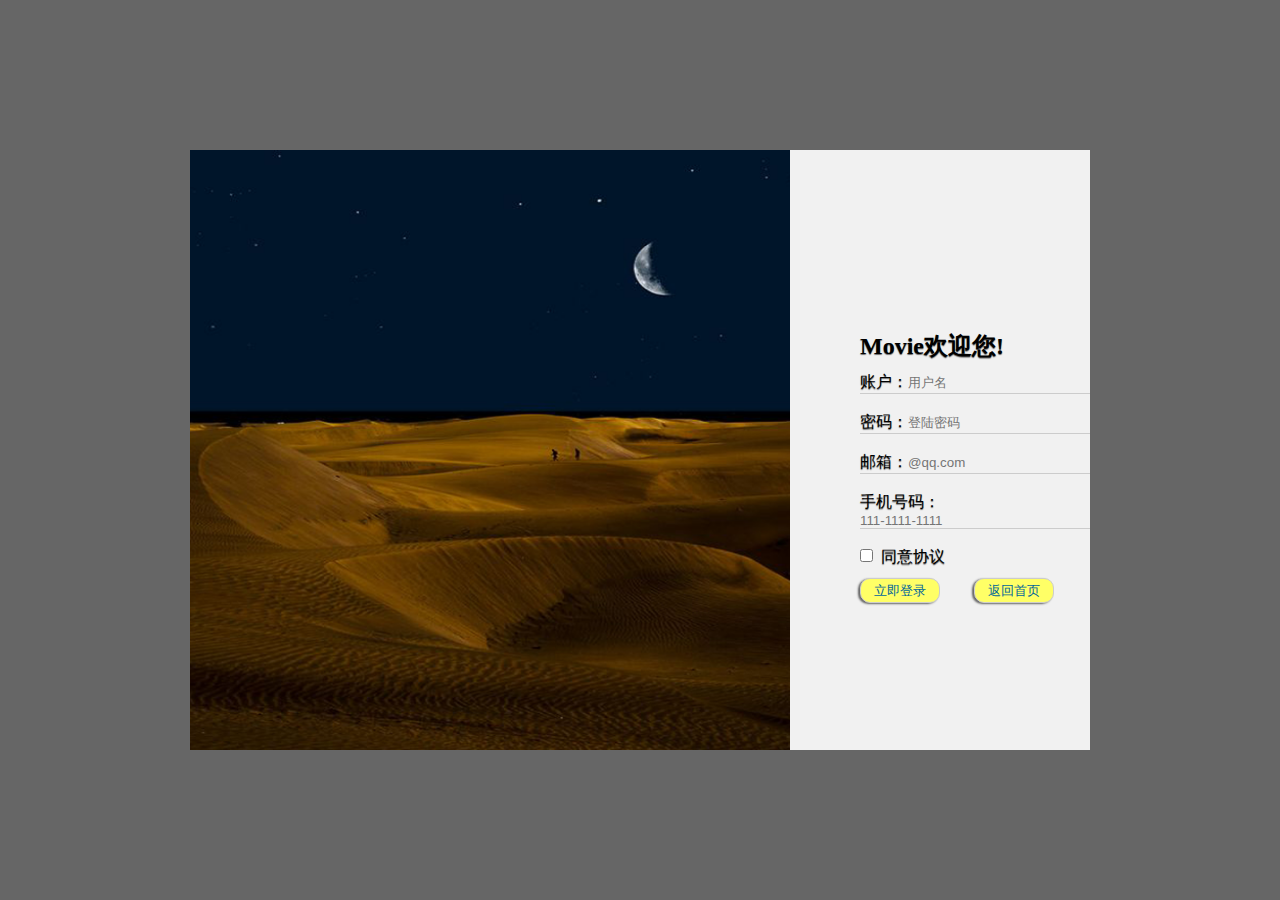
<file: zc.html>
<!DOCTYPE html PUBLIC "-//W3C//DTD XHTML 1.0 Transitional//EN" "http://www.w3.org/TR/xhtml1/DTD/xhtml1-transitional.dtd">
<html xmlns="http://www.w3.org/1999/xhtml">
<head>
<meta http-equiv="Content-Type" content="text/html; charset=utf-8" />
<title>登陆页面</title>
<style>
*{ margin:0;
   padding:0;
}
#denglu{	 
	width:900px;
    height:600px;
	background:rgba(255,255,255,0.7);
    position:absolute;
    left:0;
    top: 0;
    bottom: 0;
    right: 0;
    margin: auto;
}
.lg{ width:600px; height:600px; float:left; background:#030}
.bd{ width:300px; height:600px; float:right; background:rgba(255,255,255,0.7); text-shadow:#666 0 1px 1px; }

#bd-left,#bd-right{
	
	margin-left:70px;
	}
</style>
</head>

<body style=" background:#666">
<div id="denglu">
<div style="position:relative; width:900px; height:600px;">
<div class="lg">
  <img src="img/bizhi.png" width="600" 	height="600" /></div>
<div class="bd">
<div id="bd-left" style="margin-top:180px;"><p style="font-size:24px; font-weight:bolder;">Movie欢迎您!</p></div>
<div id="bd-right" style="padding-top:10px">
<p>账户：<input  type="text" placeholder="用户名" style="border:0; background:transparent;" /></p>
<hr color="#CCCCCC" size="1" /><br />
<p>密码：<input type="password" placeholder="登陆密码" style="border:0; background:transparent;"/></p>
<hr color="#CCCCCC" size="1" />
<br />
<p>邮箱：<input  type="E-mail" placeholder="@qq.com" style="border:0; background:transparent;" /></p>
<hr color="#CCCCCC" size="1" /><br />
<p>手机号码：<input type="phone" placeholder="111-1111-1111" style="border:0; background:transparent;"/></p>
<hr color="#CCCCCC" size="1" /><br />

<span style="margin-top:15px;"><input type="checkbox" />&nbsp;&nbsp;同意协议<br/>
<button type="button" style=" background-color:#FF6;  border-radius:10px; border:1px solid #CCC; width:80px; height:25px; box-shadow:#666 -2px 1px 2px; margin-top:10px;"><a href="dl.html" style="text-decoration:none; color:#069">立即登录</a></button>
</span>
<span style="margin-left:30px;">
<button type="button" style=" background-color:#FF6; border-radius:10px; border:1px solid #CCC; width:80px; height:25px; box-shadow:#666 -2px 1px 2px; margin-top:10px;"><a href="index.html" style="text-decoration:none; color:#069">返回首页</a></button>
</span>
</div>
</div>

</div>
</div>
</body>
</html>
</file>
<file: css/lunbo1.css>
#lunbo1 {
            position: relative;
            width: 1000px;
            height: 500px;
            overflow: hidden;
			transform-style: perserve-3d;
        }/*整个轮播的大div的设置*/
        
#lunbo1 #list {
            position: absolute;
            z-index: 1;
            width: 8000px;
            height: 380px;
			
        }/*存放图片的div的设置*/
        
#lunbo1 #list img {
            float: left;
            width: 1000px;
            height: 501px;
        }/*每一张图的设置*/

 #lunbo1 .arrow {
            position: absolute;
            top: 200px;
            z-index: 2;
            display: none;
            width: 40px;
            height: 40px;
            font-size: 36px;
            font-weight: bold;
            line-height: 39px;
            text-align: center;
            color: #fff;
            background-color: RGBA(0, 0, 0, .3);
            cursor: pointer;
        }/*对左右两个箭头的div进行大小和背景颜色的设置，同时对位置的设定*/
 #lunbo1 .arrow:hover {
            background-color: RGBA(0, 0, 0, .7);
        }/*左右箭头悬浮透明*/
        
 #lunbo1:hover .arrow {
            display: block;
        }/*块级*/
        
 #lunbo1 #prev {
            left: 20px;
        }
        
 #lunbo1 #next {
            right: 20px;
        }
</file>
<file: css/lunbo2.css>
.box2 {
	width: 800px; height: 250px;
	transform-style: perserve-3d;/*使被转换的子元素保留其 3D 转换*/
    margin: 60px auto; position: relative; /*相对定位，原来位置继续保留，不脱标,同时上下外边距50，左右居中。*/
    }
.box2 img{width:200px; height: 250px; position: absolute; top: 60px; transition:all .3s linear;} 
/*transition属性的子属性:
1.transition-property: none时，没有属性获得过渡效果。 all时所有属性获得过渡效果
2.transition-duration：time，设置过渡需要的时间。
3.transition-timing-function：linear； 设置过渡速度为恒速。*/

 
.front {left: 100px;} 
.back {left: 500px;} 
.active {left: 300px; transform: scale(1.5);  z-index: 10;}
 
.btns2 .btn2 {width: 60px; height: 60px; display: block; position: absolute; background-color: rgba(0,0,0,.5); font-size: 50px; font-family: "微软雅黑"; color:rgba(255,255,255,.5); line-height: 55px; text-align: center; cursor: pointer; z-index: 100; opacity: 0; transition:opacity .3s linear;} 
.btns2 .btn2:first-child {top: 125px; opacity: 1;}
.btns2 .btn2:last-child {top: 125px; right: 0px; opacity: 1;}
</file>
<file: css/buju.css>
@charset "utf-8";
/* CSS Document */
*
{
 margin:0; 
 padding: 0 ;
 text-decoration:none;
 font-family:"华文仿宋";
} /*清除自带边距*/

body {

	background-color:#000;
	
}
#main,
#head,
#nav,
#lunbo1,
#lunbo2,
#tuijian,
#foot,
#gonggao{

	width: 1000px;  /* 公共样式 */

}	
#main{ 	color:white; 
		background-color: #000000; /* 最外面大盒子，稳定布局 */
		box-shadow:0px 0px  10px 5px #333;
}
#head{
	height: 90px;
	background-color: #181818; /* 头部样式 */
}

.head{ margin:auto; height:auto}
.title{width:1000px; height:64px; position:relative;overflow: hidden; background: #181818 url(../img/logo.png) no-repeat center; font-family:"华文仿宋";font-size:14px; font-weight:bolder;}
.title a{ color:#FFF} 
.title a:hover {color:#fdad12;}


.menu{ height:40px; width:1000px; background:#030500;}
.menu>ul{list-style:none; height:40px;}
.menu>ul>li{float:left;font-size:18px; font-weight:bolder;color:#d9d9d9; margin:0 30px 0 80px; text-align:center; line-height:40px; position:relative;}
.menu>ul>li>a{ border-top:0px solid #fdad12; text-decoration:none; position:relative; color:#FFF}
.menu>ul>li>a:link{posittext-decoration:none;}
.menu>ul>li>a:after{ content:""; height:100%; border-top:2px solid orange; position:absolute;  left:50%;width:0; transition:0.2s all; }
.menu>ul>li>a:hover:after,a.active:after{ left:0;width:100%; } /*一级菜单样式*/


.menu>ul>li>ul{ list-style:none; display:none; position:absolute; z-index:30;}
.menu>ul>li>ul>li{ height:100%; width:85px; border-radius:10px; border:1px solid #000;}
.menu>ul>li>ul a{ display:block;
    height:100%; color:#CCC; background:rgba(28,28,28,0.6);border-radius:10px; border:1px solid #000;}
.menu > ul > li > ul li a:hover {
        background-color:#000;}
.menu>ul li:hover ul {
        display:block;
    }
/* 导航栏样式 */


#gonggao{
	height:300px;
	background-color:#181818;
	margin-bottom:20px;
	overflow:hidden;
	position:relative
	} /* 公告整体样式 */
#gonggao ul#menhu{width:950px; margin-left:350px; margin-top:40px; font-size:20px; position:absolute} 
#gonggao ul#menhu li{text-align:left;padding-right:22px;overflow:hidden;width:124px;float:left} 
#gonggao p{ line-height:42px;}
#gonggao a{ color:#FFF}
#gonggao a:hover { color:#fdad12;}
#gonggao .yellow{ color:#FC3} /* 公告内部样式 */

#foot{
	height: 50px;
}
/* 页尾*/
</file>
<file: css/classifcation.css>
@charset "utf-8";
/* CSS Document */
#classMovie{
	        position: relative;
            width: 1000px;
            height:800px;
            overflow: hidden;
			background: url(../img/foryou.png) center no-repeat;
			
			
}
#classMovie #munu{
	position:absolute;
	float:left;
	height:800px;
	width:325px;
}
#classMovie #munu #div td{cursor:pointer; }
#classMovie #munu #div{
	color:rgba(204,204,204,0.8);
	position:absolute;
	top:148px;
	left:50px;
	height:486px;
	width:248px;
	background-color:rgba(0,0,0,0.64);
	border-radius:10px;
	border:1px solid rgba(51,51,51,0.8);
	}
#classMovie #munu #div #mur{
	float:left;
	margin-left:17px;
	text-align:left;
	width:85px;
	height:480px;
}

#classMovie #munu #div #mur ul{
	list-style:none;
	height:425px;
	margin-top:16px;

}
#classMovie #munu #div #mur li{
	text-align:left;
	height:37px;
	line-height:37px;
	font-size:21px;
	border-right:1px solid rgba(204,204,204,0.8); 
	cursor:pointer; /*鼠标停留链接样式*/
}
#classMovie #munu #div #mur li:hover,#classMovie #munu #div td:hover,#calssMovie a:hover{
	transform:translate(0,-3px);
	text-decoration:none;
	color:#fdad12;
}
#classMovie #muright{
	position:absolute;
	top:104px;
	right:0;
	float:left;
	height:534px;
	width:685px;
}
#classMovie #muright ul{
	margin:50px 0;
}
#classMovie #muright ul li{
	 float:left; 
	 width:157px; 
	 margin-left:12px;
	 color:#847241;
	 font-size:20px;
}
#classMovie #muright ul li:hover{
	 text-decoration:none;cursor:pointer;transform:translate(0,-10px); box-shadow: 2px 3px 3px 0 #666; /* 鼠标停留特效 */
}
#recommend{	
			width: 1000px;
			position: relative;
			overflow:hidden;
			height:1650px;
			background:url(../img/foryou2.png) no-repeat center;	     
}
.rel{
	height:500px;
	margin:50px 10px 0 25px;

}
.relcen{
	float:left;
	margin-top:50px;
}
.relright{
	float:left;
	margin-top:0px;
	border-radius:5px;
}
.re-item {
				float:left;
                width: 184px;
                margin: 50px auto;
                height: 270px;
                cursor: pointer;
                position: relative;
                perspective: 500;
                -webkit-perspective: 500;
}
.re-item-front,
.re-item-back {
                position: absolute;
                top: 0;
                left: 0;
                width: 100%;
                height: 100%;
                background:url(../img/re1.png) no-repeat;
                -webkit-perspective: 1000;
                /*backface-visibility: hidden;*/
                -webkit-transition: all 1.5s;
                -moz-transition: all 1.5s;
                -ms-transition: all 1.5s;
                -o-transition: all 1.5s;
                box-shadow: rgba(50, 50, 50, 0.2) 0 0 15px;
                overflow: hidden;
}

.re-item-back {
                position: relative;
                transform: rotateY(-180deg);
                -webkit-transform: rotateY(-180deg);
}

 .re-item:hover .re-item-front {
                transform: rotateY(-180deg);
                -webkit-transform: rotateY(-180deg);
}

 .re-item:hover .re-item-back {
                transform: rotateY(-360deg);
                -webkit-transform: rotateY(-360deg);
}

.re-box .re-item dd {
                text-align: center;
                font-family: "微软雅黑";
}

.re-item .re-item-job {
                margin: 2px 0;
                font-size: 18px;
                color: #303030;
                line-height: 40px;
}

.re-item .re-item-des {
                padding: 0 12px;
                font-size: 14px;
                color: #939393;
}
#gonggao{
	height:290px;
	background-color:#181818;
	margin-bottom:10px;
	overflow:hidden;
	position:relative
	}
#gonggao ul#menhu{width:950px;
				  margin-left:350px;
				  margin-top:50px;
				  font-size:20px;
				  position:absolute;} 
#gonggao ul#menhu li{text-align:left;
					padding-right:22px;
					overflow:hidden;width:124px;float:left;} 
#gonggao p{ line-height:42px;}
#gonggao .yellow{ color:#FC3}
#gonggao a{ color:#CCC}
#gonggao a:hover { color:#fdad12;}
#foot{
	height: 80px;
	background-color: #181818;
}
</file>
